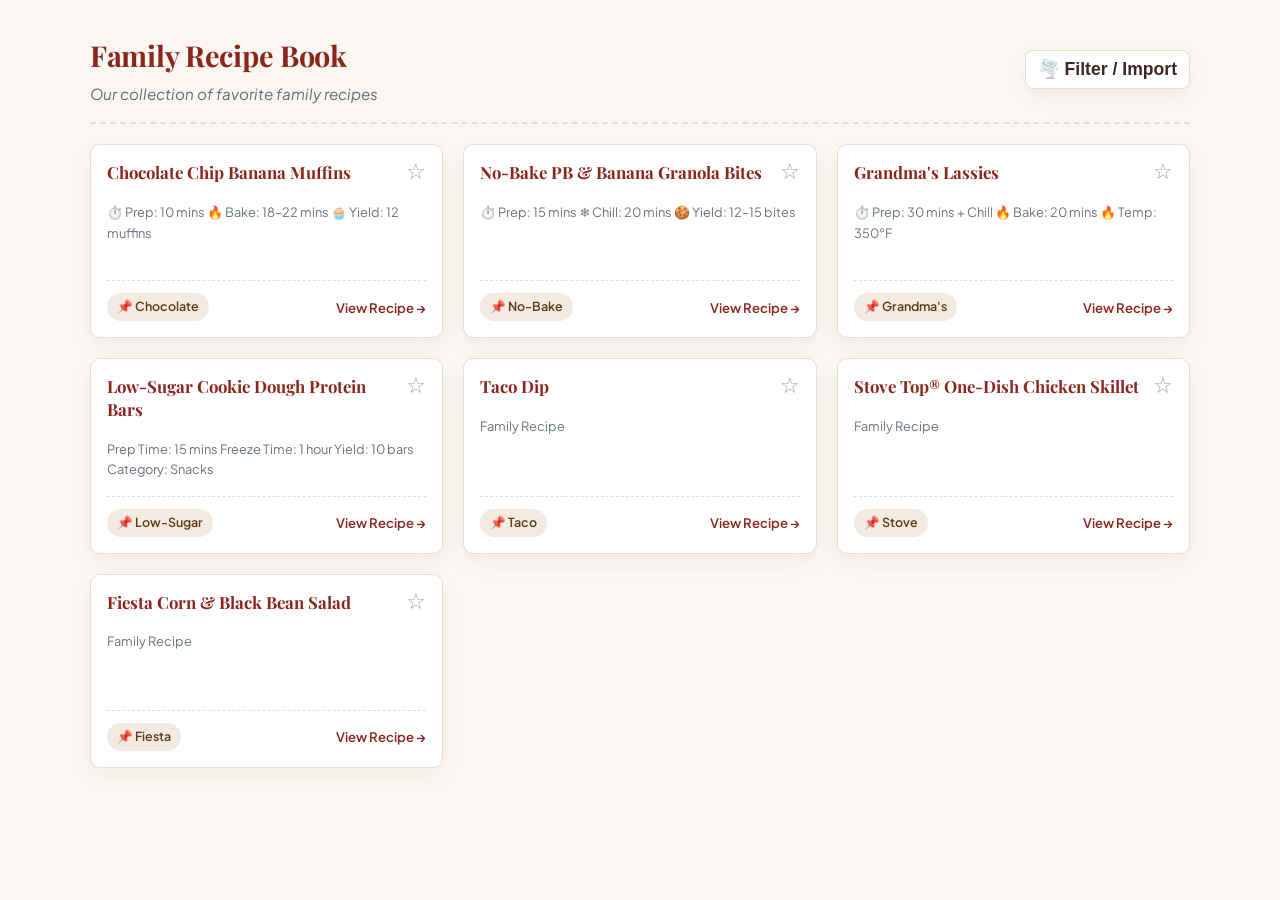
<file: index.html>
<!DOCTYPE html>
<html lang="en">
<head>
  <meta charset="UTF-8">
  <meta name="viewport" content="width=device-width, initial-scale=1.0">
  <title>Family Recipe Book</title>
  
  <link rel="stylesheet" href="style.css?v=2">

  <style>
    /* Top Banner Layout */
    header {
      display: flex;
      justify-content: space-between;
      align-items: center;
      padding-bottom: 16px;
      margin-bottom: 20px;
      border-bottom: 2px dashed var(--border-color, #efebe9);
    }

    .header-titles h1 {
      margin: 0 0 4px 0;
      font-size: 1.8rem;
      color: var(--primary-color, #c85a32);
    }

    .header-titles .subtitle {
      margin: 0;
      font-style: italic;
      color: var(--text-muted, #6b7280);
      font-size: 0.95rem;
    }

    /* Filter/Search Toggle Button */
    .filter-toggle-btn {
      background: #ffffff;
      border: 1px solid var(--border-color, #efebe9);
      border-radius: 8px;
      padding: 8px 12px;
      cursor: pointer;
      font-size: 1.1rem;
      display: flex;
      align-items: center;
      gap: 6px;
      color: var(--text-color, #3e2723);
      transition: all 0.2s ease;
    }

    .filter-toggle-btn:hover {
      border-color: var(--primary-color, #c85a32);
      color: var(--primary-color, #c85a32);
    }

    /* Collapsible Search & Import Panel */
    .search-panel {
      display: none;
      background: #ffffff;
      border: 1px solid var(--border-color, #efebe9);
      border-radius: 12px;
      padding: 16px;
      margin-bottom: 24px;
      box-shadow: 0 4px 12px rgba(0,0,0,0.05);
    }

    .search-panel.open {
      display: block;
    }

    .search-box {
      width: 100%;
      padding: 10px 14px;
      font-size: 15px;
      border: 1px solid var(--border-color, #efebe9);
      border-radius: 8px;
      margin-bottom: 12px;
      box-sizing: border-box;
    }

    .search-box:focus {
      outline: none;
      border-color: var(--primary-color, #c85a32);
    }

    /* Import Box Styling */
    .import-container {
      display: flex;
      gap: 8px;
      margin-bottom: 16px;
      padding-bottom: 16px;
      border-bottom: 1px dashed var(--border-color, #efebe9);
    }

    .import-input {
      flex: 1;
      padding: 8px 12px;
      font-size: 0.85rem;
      border: 1px solid var(--border-color, #efebe9);
      border-radius: 6px;
    }

    .import-btn {
      background-color: var(--secondary-color, #4a6b5d);
      color: #ffffff;
      border: none;
      padding: 8px 14px;
      border-radius: 6px;
      font-size: 0.85rem;
      font-weight: 600;
      cursor: pointer;
    }

    .filter-container {
      display: flex;
      flex-wrap: wrap;
      gap: 8px;
    }

    .filter-btn {
      background-color: #ffffff;
      border: 1px solid var(--border-color, #efebe9);
      color: var(--text-color, #3e2723);
      padding: 6px 12px;
      border-radius: 16px;
      font-size: 0.85rem;
      font-weight: 500;
      cursor: pointer;
    }

    .filter-btn.active {
      background-color: var(--primary-color, #c85a32);
      border-color: var(--primary-color, #c85a32);
      color: #ffffff;
    }

    /* 3-Column Grid Layout */
    .recipe-grid {
      display: grid;
      grid-template-columns: repeat(3, 1fr);
      gap: 20px;
    }

    @media (max-width: 900px) {
      .recipe-grid { grid-template-columns: repeat(2, 1fr); }
    }

    @media (max-width: 600px) {
      .recipe-grid { grid-template-columns: 1fr; }
    }

    /* Recipe Card Block */
    .recipe-card {
      background: #ffffff;
      border: 1px solid var(--border-color, #efebe9);
      border-radius: 10px;
      padding: 16px;
      cursor: pointer;
      transition: transform 0.15s ease, box-shadow 0.15s ease;
      display: flex;
      flex-direction: column;
      justify-content: space-between;
    }

    .recipe-card:hover {
      transform: translateY(-3px);
      box-shadow: 0 6px 16px rgba(0,0,0,0.08);
    }

    .card-header {
      display: flex;
      justify-content: space-between;
      align-items: flex-start;
      gap: 8px;
    }

    .recipe-title {
      font-size: 1.05rem;
      font-weight: bold;
      color: var(--primary-color, #c85a32);
      margin: 0 0 6px 0;
    }

    .recipe-meta {
      font-size: 0.8rem;
      color: #6b7280;
    }

    .fav-btn {
      background: none;
      border: none;
      font-size: 1.4rem;
      cursor: pointer;
      padding: 0;
      line-height: 1;
      color: #9ca3af;
      transition: transform 0.15s ease, color 0.15s ease;
    }

    .fav-btn:hover {
      transform: scale(1.2);
      color: #f59e0b;
    }

    .fav-btn.active {
      color: #f59e0b;
      text-shadow: 0 0 6px rgba(245, 158, 11, 0.4);
    }

    /* Full View Recipe Modal */
    .modal-overlay {
      display: none;
      position: fixed;
      top: 0; left: 0; right: 0; bottom: 0;
      background: rgba(0,0,0,0.5);
      z-index: 1000;
      justify-content: center;
      align-items: center;
      padding: 20px;
    }

    .modal-overlay.open {
      display: flex;
    }

    .modal-content {
      background: #ffffff;
      border-radius: 12px;
      max-width: 700px;
      width: 100%;
      max-height: 90vh;
      overflow-y: auto;
      padding: 28px;
      position: relative;
      box-shadow: 0 10px 25px rgba(0,0,0,0.2);
    }

    .modal-nav-bar {
      display: flex;
      justify-content: space-between;
      align-items: center;
      margin-bottom: 16px;
      padding-bottom: 12px;
      border-bottom: 1px solid var(--border-color, #efebe9);
    }

    .back-btn {
      background: none;
      border: none;
      color: var(--secondary-color, #4a6b5d);
      font-weight: 600;
      font-size: 0.95rem;
      cursor: pointer;
      padding: 0;
      display: flex;
      align-items: center;
      gap: 6px;
    }

    .back-btn:hover {
      text-decoration: underline;
    }

    .standalone-link {
      font-size: 0.85rem;
      color: #6b7280;
      text-decoration: none;
    }

    .standalone-link:hover {
      color: var(--primary-color, #c85a32);
    }

    .action-bar {
      display: flex;
      gap: 12px;
      margin-top: 24px;
      padding-top: 16px;
      border-top: 1px solid var(--border-color, #efebe9);
    }

    .action-btn {
      flex: 1;
      padding: 10px 16px;
      border-radius: 8px;
      border: 1px solid var(--primary-color, #c85a32);
      background: #ffffff;
      color: var(--primary-color, #c85a32);
      font-weight: 600;
      font-size: 0.9rem;
      cursor: pointer;
      display: flex;
      align-items: center;
      justify-content: center;
      gap: 6px;
    }

    .action-btn.primary {
      background: var(--primary-color, #c85a32);
      color: #ffffff;
    }
  </style>
</head>
<body>

  <div class="container">
    <header>
      <div class="header-titles">
        <h1>Family Recipe Book</h1>
        <p class="subtitle">Our collection of favorite family recipes</p>
      </div>

      <button class="filter-toggle-btn" onclick="toggleSearchPanel()" title="Search & Filter">
        <span>🌪️ Filter / Import</span>
      </button>
    </header>

    <!-- Collapsible Search & Import Panel -->
    <div class="search-panel" id="searchPanel">
      <div class="import-container">
        <input type="url" id="importUrlInput" class="import-input" placeholder="Paste web recipe URL (e.g. foodnetwork.com, allrecipes)...">
        <button class="import-btn" onclick="importRecipeFromUrl()">📥 Import</button>
      </div>

      <input type="text" id="searchInput" class="search-box" placeholder="Search recipes or ingredients..." onkeyup="filterRecipes()">
      
      <div class="filter-container" id="filterButtons">
        <button class="filter-btn active" onclick="setCategory('all', this)">All</button>
        <button class="filter-btn" onclick="setCategory('favorites', this)">★ Favorites</button>
        <button class="filter-btn" onclick="setCategory('imported', this)">📥 Imported</button>
        <button class="filter-btn" onclick="setCategory('breakfast', this)">Breakfast</button>
        <button class="filter-btn" onclick="setCategory('baking', this)">Baking</button>
        <button class="filter-btn" onclick="setCategory('snack', this)">Snack</button>
        <button class="filter-btn" onclick="setCategory('dinners', this)">Dinners</button>
      </div>
    </div>

    <!-- Dynamic Recipe Grid -->
    <div class="recipe-grid" id="recipeGrid">
      <p id="loadingMsg" style="grid-column: 1/-1; text-align: center; color: #6b7280;">Loading recipes...</p>
    </div>
  </div>

  <!-- Full Recipe View Modal -->
  <div class="modal-overlay" id="recipeModal" onclick="closeRecipeModal(event)">
    <div class="modal-content" onclick="event.stopPropagation()">
      <div class="modal-nav-bar">
        <button class="back-btn" onclick="closeRecipeModal(event)">&larr; Back to all recipes</button>
        <a id="standaloneLink" href="#" class="standalone-link" target="_blank">Open Full Page ↗</a>
      </div>
      
      <div id="modalBody"></div>

      <div class="action-bar">
        <button class="action-btn primary" onclick="window.print()">🖨️ Download as PDF / Print</button>
        <button class="action-btn" onclick="saveRecipeFile()">💾 Save to Device (.txt)</button>
      </div>
    </div>
  </div>

<script>
  let activeCategory = 'all';
  let currentRecipeTitle = 'Recipe';

  // Fallback list in case recipes.json network fetch delays
  const DEFAULT_RECIPES = [
    {
      id: "chocolate-chip-banana-muffins",
      path: "recipes/chocolate-chip-banana-muffins.html"
    },
    {
      id: "no-bake-peanut-butter-banana-granola-bites",
      path: "recipes/no-bake-peanut-butter-banana-granola-bites.html"
    }
  ];

  async function loadRecipesFromSubfolder() {
    const loadingMsg = document.getElementById('loadingMsg');
    let recipeList = DEFAULT_RECIPES;

    // Attempt to pull from recipes.json
    try {
      const res = await fetch('recipes.json');
      if (res.ok) {
        const json = await res.json();
        if (Array.isArray(json) && json.length > 0) {
          recipeList = json;
        }
      }
    } catch (e) {
      console.warn('Could not load recipes.json, falling back to default list.', e);
    }

    if (loadingMsg) loadingMsg.remove();

    // Loop and build cards
    for (const item of recipeList) {
      try {
        const pageRes = await fetch(item.path);
        if (pageRes.ok) {
          const pageText = await pageRes.text();
          const parser = new DOMParser();
          const doc = parser.parseFromString(pageText, 'text/html');

          const title = doc.querySelector('h1')?.innerText || item.id.replace(/-/g, ' ');
          const metaBar = doc.querySelector('.recipe-meta-bar, .meta-info')?.innerText.replace(/\s+/g, ' ').trim() || 'Family Recipe';
          const metaKeywords = doc.querySelector('meta[name="keywords"]')?.getAttribute('content') || '';
          const tags = (title + ' ' + item.path + ' ' + metaKeywords).toLowerCase();

          createCardElement({
            id: item.id,
            title: title,
            meta: metaBar,
            tags: tags,
            path: item.path
          });
        } else {
          // Render basic card if the individual HTML file fetch fails
          createCardElement({
            id: item.id,
            title: item.id.replace(/-/g, ' '),
            meta: 'Family Recipe',
            tags: item.id.replace(/-/g, ' '),
            path: item.path
          });
        }
      } catch (fileErr) {
        console.error(`Error loading ${item.path}:`, fileErr);
      }
    }

    loadImportedRecipes();
    updateStarIcons();
    filterRecipes();
  }

function createCardElement(recipe) {
  if (document.getElementById('card-' + recipe.id)) return;

  const grid = document.getElementById('recipeGrid');
  const cardDiv = document.createElement('div');
  cardDiv.className = 'recipe-card';
  cardDiv.id = 'card-' + recipe.id;
  cardDiv.setAttribute('data-id', recipe.id);
  cardDiv.setAttribute('data-tags', recipe.tags || '');
  cardDiv.onclick = () => openRecipeModal(recipe.id, recipe.path);

  // Clean up tag text for the pill badge
  const displayTag = (recipe.tags || 'Recipe').split(' ')[0] || 'Family';

  cardDiv.innerHTML = `
    <div>
      <div class="card-top">
        <h2 class="recipe-title">${recipe.title}</h2>
        <button class="fav-btn" onclick="toggleFavorite(event, '${recipe.id}')" title="Toggle Favorite">☆</button>
      </div>
      <div class="recipe-meta">${recipe.meta}</div>
    </div>
    <div class="card-footer">
      <span class="tag-badge">📌 ${displayTag}</span>
      <span style="font-size: 0.82rem; color: var(--primary-color); font-weight: 600;">View Recipe →</span>
    </div>
  `;
  grid.appendChild(cardDiv);
}
  
  async function openRecipeModal(recipeId, filePath) {
    const modalBody = document.getElementById('modalBody');
    const standaloneLink = document.getElementById('standaloneLink');

    if (filePath) {
      standaloneLink.href = filePath;
      standaloneLink.style.display = 'inline-block';
    } else {
      standaloneLink.style.display = 'none';
    }

    const imported = getImportedRecipes().find(r => r.id === recipeId);
    if (imported) {
      modalBody.innerHTML = imported.html;
      currentRecipeTitle = imported.title;
      standaloneLink.style.display = 'none';
      document.getElementById('recipeModal').classList.add('open');
      return;
    }

    if (filePath) {
      try {
        const response = await fetch(filePath);
        if (!response.ok) throw new Error('File not found');
        
        const text = await response.text();
        const parser = new DOMParser();
        const doc = parser.parseFromString(text, 'text/html');

        const container = doc.querySelector('.container') || doc.body;
        const backLink = container.querySelector('.back-link');
        if (backLink) backLink.remove();

        modalBody.innerHTML = container.innerHTML;
        const h1 = modalBody.querySelector('h1, h2');
        if (h1) currentRecipeTitle = h1.innerText;

        document.getElementById('recipeModal').classList.add('open');
      } catch (err) {
        modalBody.innerHTML = `<p style="color:#c85a32;">Unable to load recipe file at <code>${filePath}</code>.</p>`;
        document.getElementById('recipeModal').classList.add('open');
      }
    }
  }

  function closeRecipeModal(event) {
    if (event) event.stopPropagation();
    document.getElementById('recipeModal').classList.remove('open');
  }

  function saveRecipeFile() {
    const content = document.getElementById('modalBody').innerText;
    const blob = new Blob([content], { type: 'text/plain' });
    const anchor = document.createElement('a');
    anchor.href = URL.createObjectURL(blob);
    anchor.download = currentRecipeTitle.toLowerCase().replace(/\s+/g, '-') + '.txt';
    anchor.click();
  }

  function getImportedRecipes() {
    return JSON.parse(localStorage.getItem('importedRecipes') || '[]');
  }

  async function importRecipeFromUrl() {
    const urlInput = document.getElementById('importUrlInput');
    const url = urlInput.value.trim();

    if (!url) {
      alert('Please enter a valid recipe URL.');
      return;
    }

    try {
      const btn = document.querySelector('.import-btn');
      btn.innerText = 'Extracting...';

      const response = await fetch(`https://api.allorigins.win/get?url=${encodeURIComponent(url)}`);
      const data = await response.json();
      
      const parser = new DOMParser();
      const doc = parser.parseFromString(data.contents, 'text/html');

      const scripts = doc.querySelectorAll('script[type="application/ld+json"]');
      let recipeData = null;

      scripts.forEach(script => {
        try {
          const parsed = JSON.parse(script.textContent);
          const found = Array.isArray(parsed) ? parsed.find(item => item['@type'] === 'Recipe') : 
                        (parsed['@type'] === 'Recipe' ? parsed : (parsed['@graph'] ? parsed['@graph'].find(item => item['@type'] === 'Recipe') : null));
          if (found) recipeData = found;
        } catch(e){}
      });

      if (!recipeData) {
        alert('Could not find structured recipe data on that page.');
        btn.innerText = '📥 Import';
        return;
      }

      const id = 'imported-' + Date.now();
      const title = recipeData.name || 'Imported Recipe';
      const description = recipeData.description || 'Imported from ' + url;
      const ingredients = (recipeData.recipeIngredient || []).map(i => `<li>${i}</li>`).join('');
      
      let instructions = '';
      if (Array.isArray(recipeData.recipeInstructions)) {
        instructions = recipeData.recipeInstructions.map(step => `<li>${step.text || step}</li>`).join('');
      } else if (typeof recipeData.recipeInstructions === 'string') {
        instructions = `<li>${recipeData.recipeInstructions}</li>`;
      }

      const newRecipe = {
        id: id,
        title: title,
        tags: 'imported custom ' + title.toLowerCase(),
        html: `
          <h2>${title}</h2>
          <p style="color: #6b7280; font-style: italic;">${description}</p>
          <h3>Ingredients</h3>
          <ul>${ingredients}</ul>
          <h3>Instructions</h3>
          <ol>${instructions}</ol>
          <p><a href="${url}" target="_blank" style="color: var(--primary-color, #c85a32);">Source Link</a></p>
        `
      };

      const imported = getImportedRecipes();
      imported.push(newRecipe);
      localStorage.setItem('importedRecipes', JSON.stringify(imported));

      urlInput.value = '';
      btn.innerText = '📥 Import';
      loadImportedRecipes();
      alert(`Successfully imported "${title}"!`);

    } catch (err) {
      console.error(err);
      alert('Failed to import recipe.');
      document.querySelector('.import-btn').innerText = '📥 Import';
    }
  }

  function loadImportedRecipes() {
    const imported = getImportedRecipes();
    imported.forEach(recipe => {
      createCardElement({
        id: recipe.id,
        title: recipe.title,
        meta: 'Imported Web Recipe',
        tags: recipe.tags,
        path: null
      });
    });
    updateStarIcons();
    filterRecipes();
  }

  function toggleSearchPanel() {
    document.getElementById('searchPanel').classList.toggle('open');
  }

  function getFavorites() {
    return JSON.parse(localStorage.getItem('favoriteRecipes') || '[]');
  }

  function toggleFavorite(event, recipeId) {
    event.preventDefault();
    event.stopPropagation();
    let favorites = getFavorites();
    if (favorites.includes(recipeId)) {
      favorites = favorites.filter(id => id !== recipeId);
    } else {
      favorites.push(recipeId);
    }
    localStorage.setItem('favoriteRecipes', JSON.stringify(favorites));
    updateStarIcons();
    filterRecipes();
  }

  function updateStarIcons() {
    const favorites = getFavorites();
    const cards = document.getElementsByClassName('recipe-card');
    for (let i = 0; i < cards.length; i++) {
      const recipeId = cards[i].getAttribute('data-id');
      const btn = cards[i].querySelector('.fav-btn');
      if (btn) {
        const isFav = favorites.includes(recipeId);
        btn.innerText = isFav ? '★' : '☆';
        if (isFav) {
          btn.classList.add('active');
        } else {
          btn.classList.remove('active');
        }
      }
    }
  }

  function setCategory(category, buttonElement) {
    activeCategory = category;
    document.querySelectorAll('.filter-btn').forEach(btn => btn.classList.remove('active'));
    buttonElement.classList.add('active');
    filterRecipes();
  }

  function filterRecipes() {
    const searchText = document.getElementById('searchInput').value.toLowerCase();
    const cards = document.getElementsByClassName('recipe-card');
    const favorites = getFavorites();

    for (let i = 0; i < cards.length; i++) {
      const recipeId = cards[i].getAttribute('data-id');
      const title = cards[i].querySelector('.recipe-title').innerText.toLowerCase();
      const tags = (cards[i].getAttribute('data-tags') || '').toLowerCase();
      
      const matchesSearch = title.includes(searchText) || tags.includes(searchText);
      let matchesCategory = (activeCategory === 'all') || 
                            (activeCategory === 'favorites' && favorites.includes(recipeId)) || 
                            tags.includes(activeCategory);

      cards[i].style.display = (matchesSearch && matchesCategory) ? "flex" : "none";
    }
  }

  document.addEventListener('DOMContentLoaded', loadRecipesFromSubfolder);
</script>
  
</body>
</html>
</file>
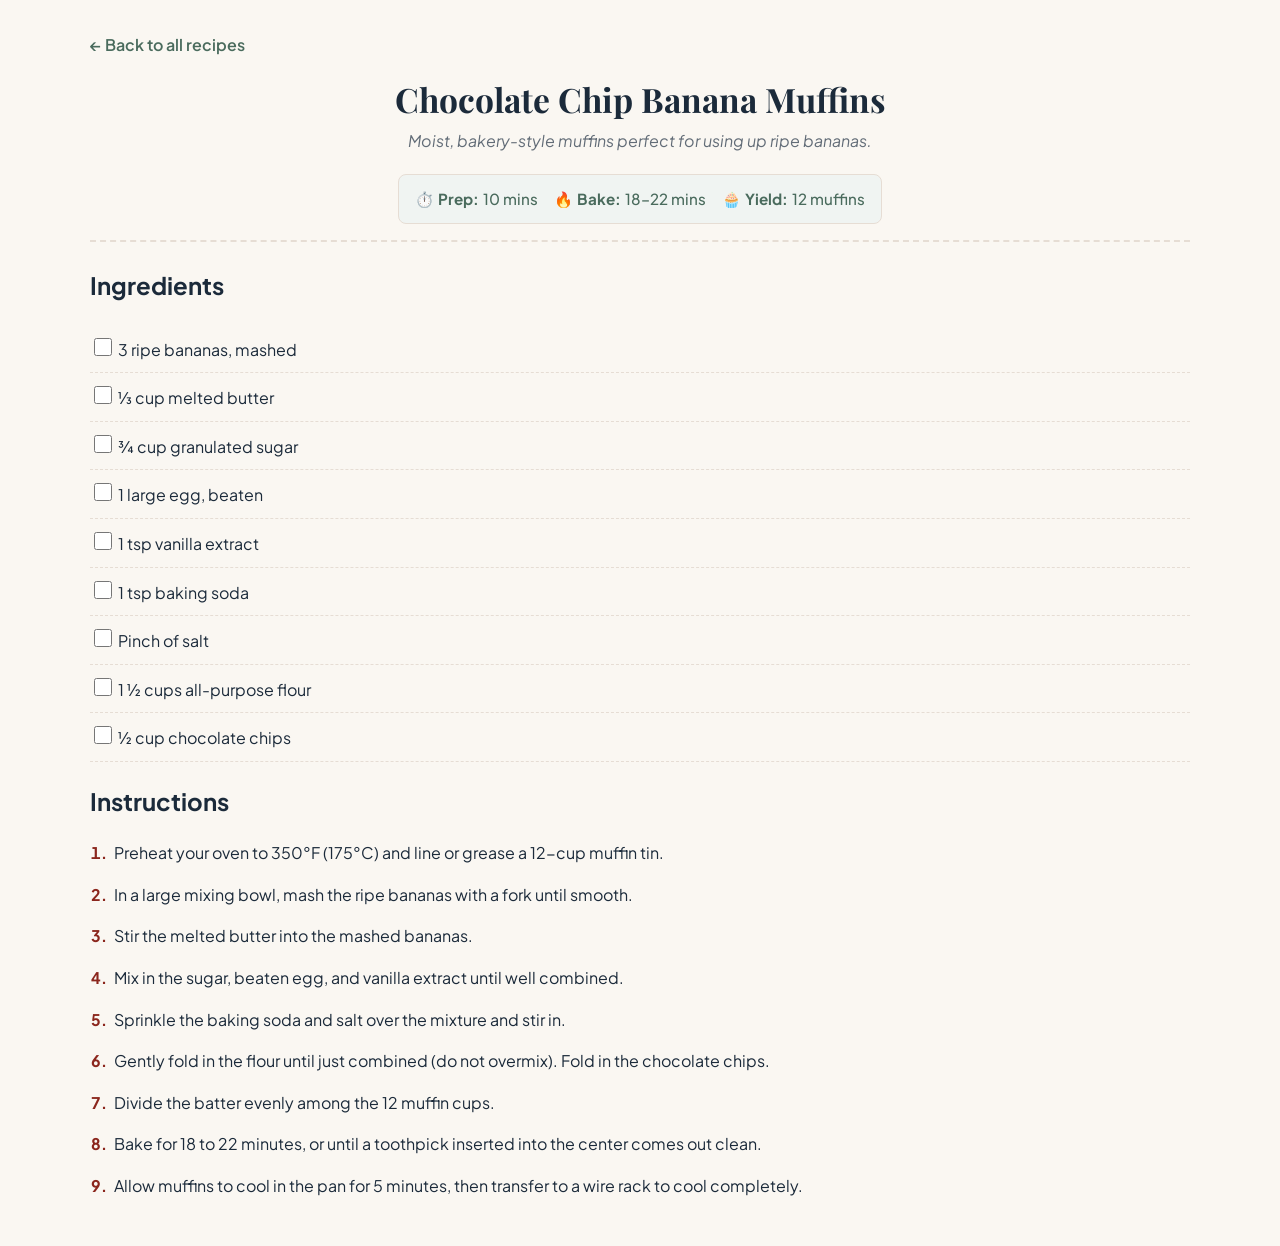
<file: recipes/chocolate-chip-banana-muffins.html>
<!DOCTYPE html>
<html lang="en">
<head>
  <meta charset="UTF-8">
  <meta name="viewport" content="width=device-width, initial-scale=1.0">
  <title>Chocolate Chip Banana Muffins - Family Recipe Book</title>

  <!-- CATEGORY & FILTER TAGS FOR DYNAMIC HOMEPAGE AUTO-DISCOVERY -->
  <meta name="keywords" content="breakfast, baking, quick, banana, chocolate, muffins, snack">
  <meta name="recipeCategory" content="Breakfast / Baking">
  
  <!-- Link up one folder level to central stylesheet -->
  <link rel="stylesheet" href="../style.css">

  <style>
    .back-link {
      display: inline-block;
      margin-bottom: 20px;
      color: var(--secondary-color, #4a6b5d);
      text-decoration: none;
      font-weight: 600;
    }
    
    .back-link:hover {
      text-decoration: underline;
    }

    .recipe-header {
      border-bottom: 2px dashed var(--border-color, #e5e7eb);
      padding-bottom: 16px;
      margin-bottom: 24px;
    }

    .recipe-meta-bar {
      display: flex;
      flex-wrap: wrap;
      gap: 16px;
      background-color: #f0f4f2;
      padding: 12px 16px;
      border-radius: 8px;
      color: var(--secondary-color, #4a6b5d);
      font-weight: 500;
      font-size: 0.95rem;
      margin-top: 12px;
    }

    .checklist {
      list-style: none;
      padding-left: 0;
    }

    .checklist li {
      padding: 10px 0;
      border-bottom: 1px dashed var(--border-color, #e5e7eb);
      display: flex;
      align-items: center;
      gap: 10px;
      cursor: pointer;
    }

    .checklist input[type="checkbox"] {
      width: 18px;
      height: 18px;
      accent-color: var(--primary-color, #c85a32);
      cursor: pointer;
    }

    .instructions-list {
      padding-left: 20px;
    }

    .instructions-list li {
      margin-bottom: 16px;
      padding-left: 4px;
    }

    .instructions-list li::marker {
      color: var(--primary-color, #c85a32);
      font-weight: bold;
    }
  </style>
</head>
<body>

  <div class="container" itemscope itemtype="https://schema.org/Recipe">
    
    <!-- Top Navigation -->
    <a href="../index.html" class="back-link">&larr; Back to all recipes</a>

    <header class="recipe-header">
      <h1 itemprop="name">Chocolate Chip Banana Muffins</h1>
      <p class="subtitle" itemprop="description">Moist, bakery-style muffins perfect for using up ripe bananas.</p>
      
      <div class="recipe-meta-bar">
        <span>⏱️ <strong>Prep:</strong> <time itemprop="prepTime" datetime="PT10M">10 mins</time></span>
        <span>🔥 <strong>Bake:</strong> <time itemprop="cookTime" datetime="PT20M">18–22 mins</time></span>
        <span>🧁 <strong>Yield:</strong> <span itemprop="recipeYield">12 muffins</span></span>
      </div>
    </header>

    <section>
      <h2>Ingredients</h2>
      <ul class="checklist">
        <li itemprop="recipeIngredient"><label><input type="checkbox"> 3 ripe bananas, mashed</label></li>
        <li itemprop="recipeIngredient"><label><input type="checkbox"> ⅓ cup melted butter</label></li>
        <li itemprop="recipeIngredient"><label><input type="checkbox"> ¾ cup granulated sugar</label></li>
        <li itemprop="recipeIngredient"><label><input type="checkbox"> 1 large egg, beaten</label></li>
        <li itemprop="recipeIngredient"><label><input type="checkbox"> 1 tsp vanilla extract</label></li>
        <li itemprop="recipeIngredient"><label><input type="checkbox"> 1 tsp baking soda</label></li>
        <li itemprop="recipeIngredient"><label><input type="checkbox"> Pinch of salt</label></li>
        <li itemprop="recipeIngredient"><label><input type="checkbox"> 1 ½ cups all-purpose flour</label></li>
        <li itemprop="recipeIngredient"><label><input type="checkbox"> ½ cup chocolate chips</label></li>
      </ul>
    </section>

    <section>
      <h2>Instructions</h2>
      <ol class="instructions-list" itemprop="recipeInstructions">
        <li>Preheat your oven to 350°F (175°C) and line or grease a 12-cup muffin tin.</li>
        <li>In a large mixing bowl, mash the ripe bananas with a fork until smooth.</li>
        <li>Stir the melted butter into the mashed bananas.</li>
        <li>Mix in the sugar, beaten egg, and vanilla extract until well combined.</li>
        <li>Sprinkle the baking soda and salt over the mixture and stir in.</li>
        <li>Gently fold in the flour until just combined (do not overmix). Fold in the chocolate chips.</li>
        <li>Divide the batter evenly among the 12 muffin cups.</li>
        <li>Bake for 18 to 22 minutes, or until a toothpick inserted into the center comes out clean.</li>
        <li>Allow muffins to cool in the pan for 5 minutes, then transfer to a wire rack to cool completely.</li>
      </ol>
    </section>

  </div>

</body>
</html>
</file>
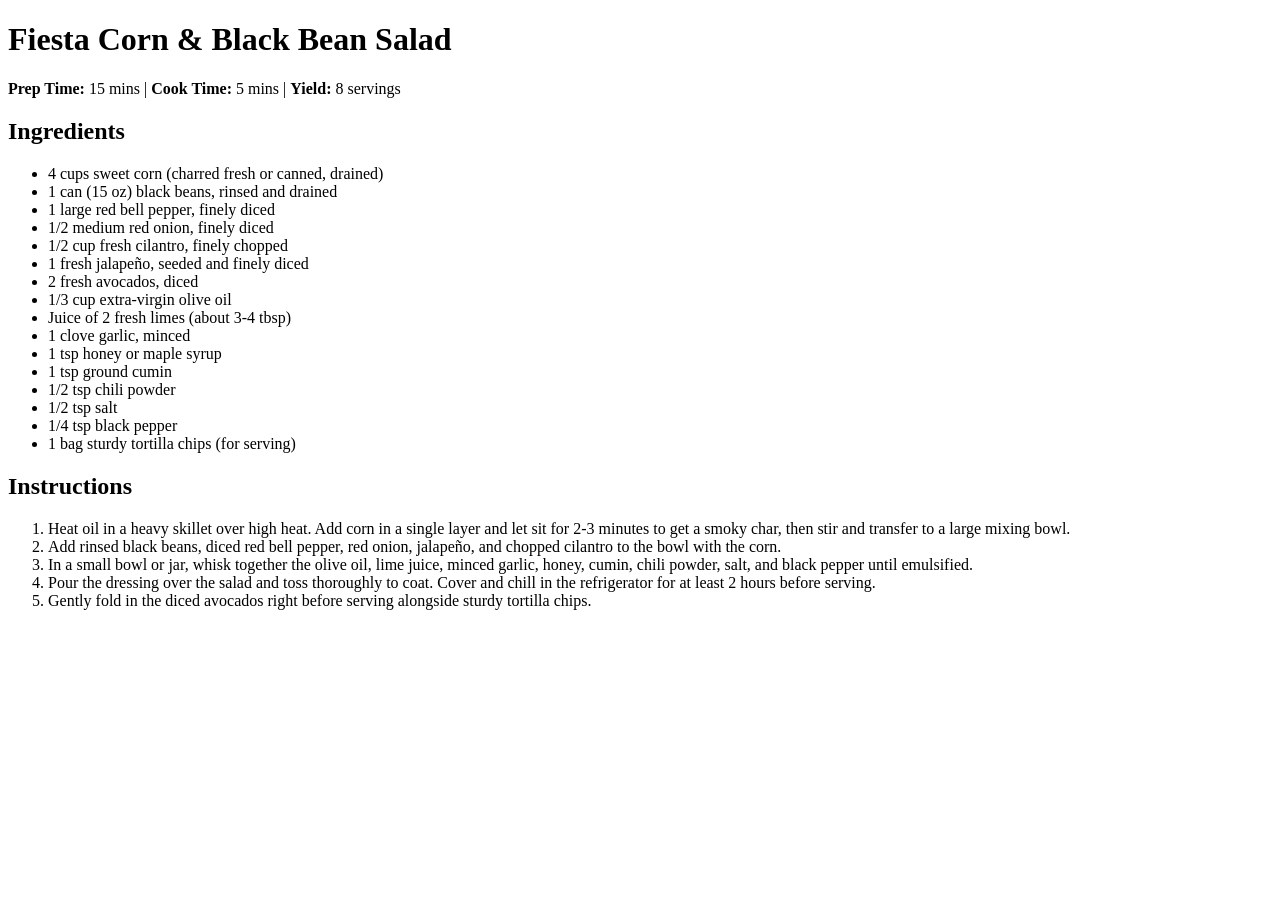
<file: recipes/corn-bean-salad.html>
<!DOCTYPE html>
<html lang="en">
<head>
  <meta charset="UTF-8">
  <title>Fiesta Corn & Black Bean Salad</title>
  <script type="application/ld+json">
  {
    "@context": "https://schema.org/",
    "@type": "Recipe",
    "name": "Fiesta Corn & Black Bean Salad",
    "description": "A bright, zesty, mayo-free corn and black bean salad dressed in a cilantro-lime vinaigrette. Perfect make-ahead side for tailgating.",
    "keywords": "corn black bean salad, tailgate sides, fiesta salad, cilantro lime salad",
    "recipeCategory": "Side Dish",
    "recipeCuisine": "Mexican",
    "prepTime": "PT15M",
    "cookTime": "PT5M",
    "totalTime": "PT20M",
    "recipeYield": "8 servings",
    "recipeIngredient": [
      "4 cups sweet corn (charred fresh or canned, drained)",
      "1 can (15 oz) black beans, rinsed and drained",
      "1 large red bell pepper, finely diced",
      "1/2 medium red onion, finely diced",
      "1/2 cup fresh cilantro, finely chopped",
      "1 fresh jalapeño, seeded and finely diced",
      "2 fresh avocados, diced",
      "1/3 cup extra-virgin olive oil",
      "Juice of 2 fresh limes (about 3-4 tbsp)",
      "1 clove garlic, minced",
      "1 tsp honey or maple syrup",
      "1 tsp ground cumin",
      "1/2 tsp chili powder",
      "1/2 tsp salt",
      "1/4 tsp black pepper",
      "1 bag sturdy tortilla chips (for serving)"
    ],
    "recipeInstructions": [
      {
        "@type": "HowToStep",
        "text": "Heat oil in a heavy skillet over high heat. Add corn in a single layer and let sit for 2-3 minutes to get a smoky char, then stir and transfer to a large mixing bowl."
      },
      {
        "@type": "HowToStep",
        "text": "Add rinsed black beans, diced red bell pepper, red onion, jalapeño, and chopped cilantro to the bowl with the corn."
      },
      {
        "@type": "HowToStep",
        "text": "In a small bowl or jar, whisk together the olive oil, lime juice, minced garlic, honey, cumin, chili powder, salt, and black pepper until emulsified."
      },
      {
        "@type": "HowToStep",
        "text": "Pour the dressing over the salad and toss thoroughly to coat. Cover and chill in the refrigerator for at least 2 hours before serving."
      },
      {
        "@type": "HowToStep",
        "text": "Gently fold in the diced avocados right before serving alongside sturdy tortilla chips."
      }
    ]
  }
  </script>
</head>
<body>
  <h1>Fiesta Corn & Black Bean Salad</h1>
  <p><strong>Prep Time:</strong> 15 mins | <strong>Cook Time:</strong> 5 mins | <strong>Yield:</strong> 8 servings</p>
  
  <h2>Ingredients</h2>
  <ul>
    <li>4 cups sweet corn (charred fresh or canned, drained)</li>
    <li>1 can (15 oz) black beans, rinsed and drained</li>
    <li>1 large red bell pepper, finely diced</li>
    <li>1/2 medium red onion, finely diced</li>
    <li>1/2 cup fresh cilantro, finely chopped</li>
    <li>1 fresh jalapeño, seeded and finely diced</li>
    <li>2 fresh avocados, diced</li>
    <li>1/3 cup extra-virgin olive oil</li>
    <li>Juice of 2 fresh limes (about 3-4 tbsp)</li>
    <li>1 clove garlic, minced</li>
    <li>1 tsp honey or maple syrup</li>
    <li>1 tsp ground cumin</li>
    <li>1/2 tsp chili powder</li>
    <li>1/2 tsp salt</li>
    <li>1/4 tsp black pepper</li>
    <li>1 bag sturdy tortilla chips (for serving)</li>
  </ul>

  <h2>Instructions</h2>
  <ol>
    <li>Heat oil in a heavy skillet over high heat. Add corn in a single layer and let sit for 2-3 minutes to get a smoky char, then stir and transfer to a large mixing bowl.</li>
    <li>Add rinsed black beans, diced red bell pepper, red onion, jalapeño, and chopped cilantro to the bowl with the corn.</li>
    <li>In a small bowl or jar, whisk together the olive oil, lime juice, minced garlic, honey, cumin, chili powder, salt, and black pepper until emulsified.</li>
    <li>Pour the dressing over the salad and toss thoroughly to coat. Cover and chill in the refrigerator for at least 2 hours before serving.</li>
    <li>Gently fold in the diced avocados right before serving alongside sturdy tortilla chips.</li>
  </ol>
</body>
</html>
</file>
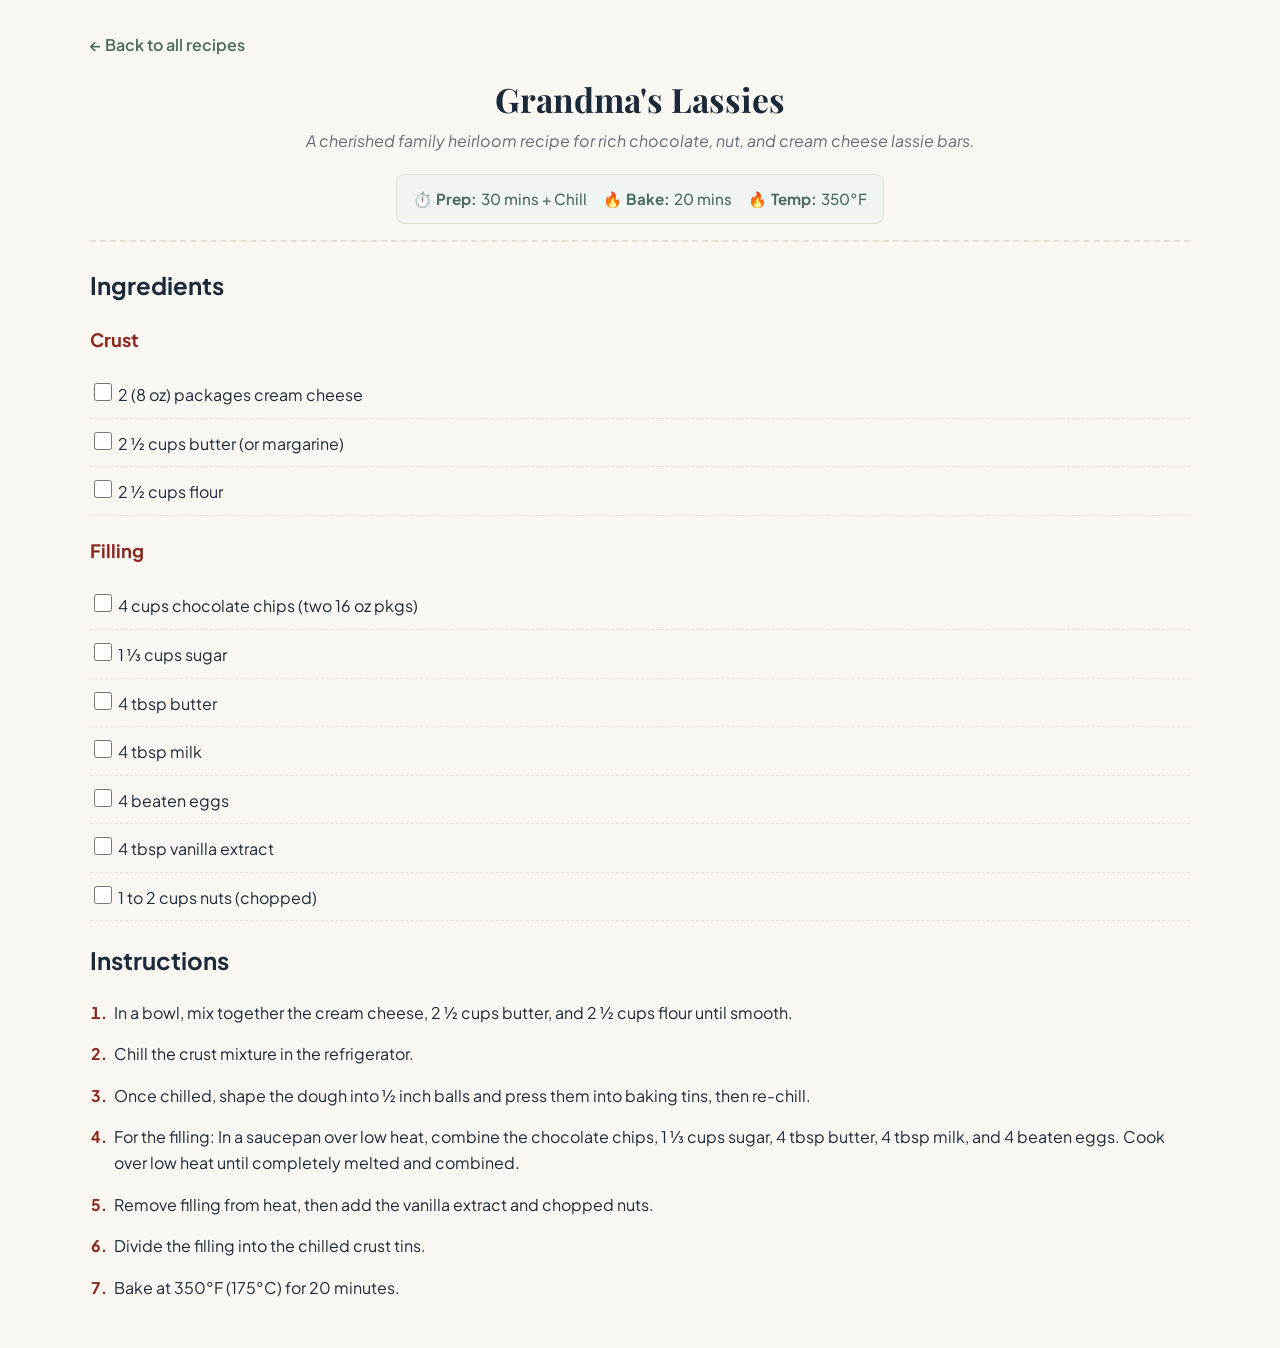
<file: recipes/grandmas-lassies.html>
<!DOCTYPE html>
<html lang="en">
<head>
  <meta charset="UTF-8">
  <meta name="viewport" content="width=device-width, initial-scale=1.0">
  <title>Grandma's Lassies - Family Recipe Book</title>

  <!-- CATEGORY & FILTER TAGS FOR DYNAMIC HOMEPAGE AUTO-DISCOVERY -->
  <meta name="keywords" content="baking, dessert, bars, lassies, cream cheese, chocolate, nuts, family favorite, tradition">
  <meta name="recipeCategory" content="Baking / Dessert">
  
  <!-- Link up one folder level to central stylesheet -->
  <link rel="stylesheet" href="../style.css">

  <style>
    .back-link {
      display: inline-block;
      margin-bottom: 20px;
      color: var(--secondary-color, #4a6b5d);
      text-decoration: none;
      font-weight: 600;
    }
    
    .back-link:hover {
      text-decoration: underline;
    }

    .recipe-header {
      border-bottom: 2px dashed var(--border-color, #e5e7eb);
      padding-bottom: 16px;
      margin-bottom: 24px;
    }

    .recipe-meta-bar {
      display: flex;
      flex-wrap: wrap;
      gap: 16px;
      background-color: #f0f4f2;
      padding: 12px 16px;
      border-radius: 8px;
      color: var(--secondary-color, #4a6b5d);
      font-weight: 500;
      font-size: 0.95rem;
      margin-top: 12px;
    }

    .checklist {
      list-style: none;
      padding-left: 0;
    }

    .checklist li {
      padding: 10px 0;
      border-bottom: 1px dashed var(--border-color, #e5e7eb);
      display: flex;
      align-items: center;
      gap: 10px;
      cursor: pointer;
    }

    .checklist input[type="checkbox"] {
      width: 18px;
      height: 18px;
      accent-color: var(--primary-color, #c85a32);
      cursor: pointer;
    }

    .instructions-list {
      padding-left: 20px;
    }

    .instructions-list li {
      margin-bottom: 16px;
      padding-left: 4px;
    }

    .instructions-list li::marker {
      color: var(--primary-color, #c85a32);
      font-weight: bold;
    }

    .section-title {
      color: var(--primary-color, #c85a32);
      font-size: 1.15rem;
      margin-top: 20px;
      margin-bottom: 8px;
    }
  </style>

  <!-- Schema.org JSON-LD Structured Data for AnyList Scraping -->
  <script type="application/ld+json">
  {
    "@context": "https://schema.org/",
    "@type": "Recipe",
    "name": "Grandma's Lassies",
    "description": "A cherished family recipe for chocolate and cream cheese lassie bars.",
    "keywords": "baking, dessert, bars, cream cheese, chocolate, nuts, lassies",
    "recipeCategory": "Dessert",
    "prepTime": "PT30M",
    "cookTime": "PT20M",
    "recipeYield": "1 batch",
    "recipeIngredient": [
      "2 (8 oz) packages cream cheese",
      "2 1/2 cups butter (or margarine)",
      "2 1/2 cups flour",
      "4 cups chocolate chips (two 16 oz packages)",
      "1 1/3 cups sugar",
      "4 tbsp butter",
      "4 tbsp milk",
      "4 beaten eggs",
      "4 tbsp vanilla extract",
      "1 to 2 cups chopped nuts"
    ],
    "recipeInstructions": [
      {
        "@type": "HowToStep",
        "text": "Mix cream cheese, 2 1/2 cups butter, and 2 1/2 cups flour together."
      },
      {
        "@type": "HowToStep",
        "text": "Chill the crust mixture, then shape into 1/2 inch balls, place into muffin/bar tins, and re-chill."
      },
      {
        "@type": "HowToStep",
        "text": "In a saucepan over low heat, combine chocolate chips, sugar, 4 tbsp butter, milk, and beaten eggs. Cook over low heat until melted."
      },
      {
        "@type": "HowToStep",
        "text": "Remove from heat and stir in vanilla extract and chopped nuts."
      },
      {
        "@type": "HowToStep",
        "text": "Pour filling over the chilled crust tins."
      },
      {
        "@type": "HowToStep",
        "text": "Bake at 350°F (175°C) for 20 minutes."
      }
    ]
  }
  </script>
</head>
<body>

  <div class="container" itemscope itemtype="https://schema.org/Recipe">
    
    <!-- Top Navigation -->
    <a href="../index.html" class="back-link">&larr; Back to all recipes</a>

    <header class="recipe-header">
      <h1 itemprop="name">Grandma's Lassies</h1>
      <p class="subtitle" itemprop="description">A cherished family heirloom recipe for rich chocolate, nut, and cream cheese lassie bars.</p>
      
      <div class="recipe-meta-bar">
        <span>⏱️ <strong>Prep:</strong> <time itemprop="prepTime" datetime="PT30M">30 mins + Chill</time></span>
        <span>🔥 <strong>Bake:</strong> <time itemprop="cookTime" datetime="PT20M">20 mins</time></span>
        <span>🔥 <strong>Temp:</strong> 350°F</span>
      </div>
    </header>

    <section>
      <h2>Ingredients</h2>
      
      <h3 class="section-title">Crust</h3>
      <ul class="checklist">
        <li itemprop="recipeIngredient"><label><input type="checkbox"> 2 (8 oz) packages cream cheese</label></li>
        <li itemprop="recipeIngredient"><label><input type="checkbox"> 2 ½ cups butter (or margarine)</label></li>
        <li itemprop="recipeIngredient"><label><input type="checkbox"> 2 ½ cups flour</label></li>
      </ul>

      <h3 class="section-title">Filling</h3>
      <ul class="checklist">
        <li itemprop="recipeIngredient"><label><input type="checkbox"> 4 cups chocolate chips (two 16 oz pkgs)</label></li>
        <li itemprop="recipeIngredient"><label><input type="checkbox"> 1 ⅓ cups sugar</label></li>
        <li itemprop="recipeIngredient"><label><input type="checkbox"> 4 tbsp butter</label></li>
        <li itemprop="recipeIngredient"><label><input type="checkbox"> 4 tbsp milk</label></li>
        <li itemprop="recipeIngredient"><label><input type="checkbox"> 4 beaten eggs</label></li>
        <li itemprop="recipeIngredient"><label><input type="checkbox"> 4 tbsp vanilla extract</label></li>
        <li itemprop="recipeIngredient"><label><input type="checkbox"> 1 to 2 cups nuts (chopped)</label></li>
      </ul>
    </section>

    <section>
      <h2>Instructions</h2>
      <ol class="instructions-list" itemprop="recipeInstructions">
        <li>In a bowl, mix together the cream cheese, 2 ½ cups butter, and 2 ½ cups flour until smooth.</li>
        <li>Chill the crust mixture in the refrigerator.</li>
        <li>Once chilled, shape the dough into ½ inch balls and press them into baking tins, then re-chill.</li>
        <li>For the filling: In a saucepan over low heat, combine the chocolate chips, 1 ⅓ cups sugar, 4 tbsp butter, 4 tbsp milk, and 4 beaten eggs. Cook over low heat until completely melted and combined.</li>
        <li>Remove filling from heat, then add the vanilla extract and chopped nuts.</li>
        <li>Divide the filling into the chilled crust tins.</li>
        <li>Bake at 350°F (175°C) for 20 minutes.</li>
      </ol>
    </section>

  </div>

</body>
</html>
</file>
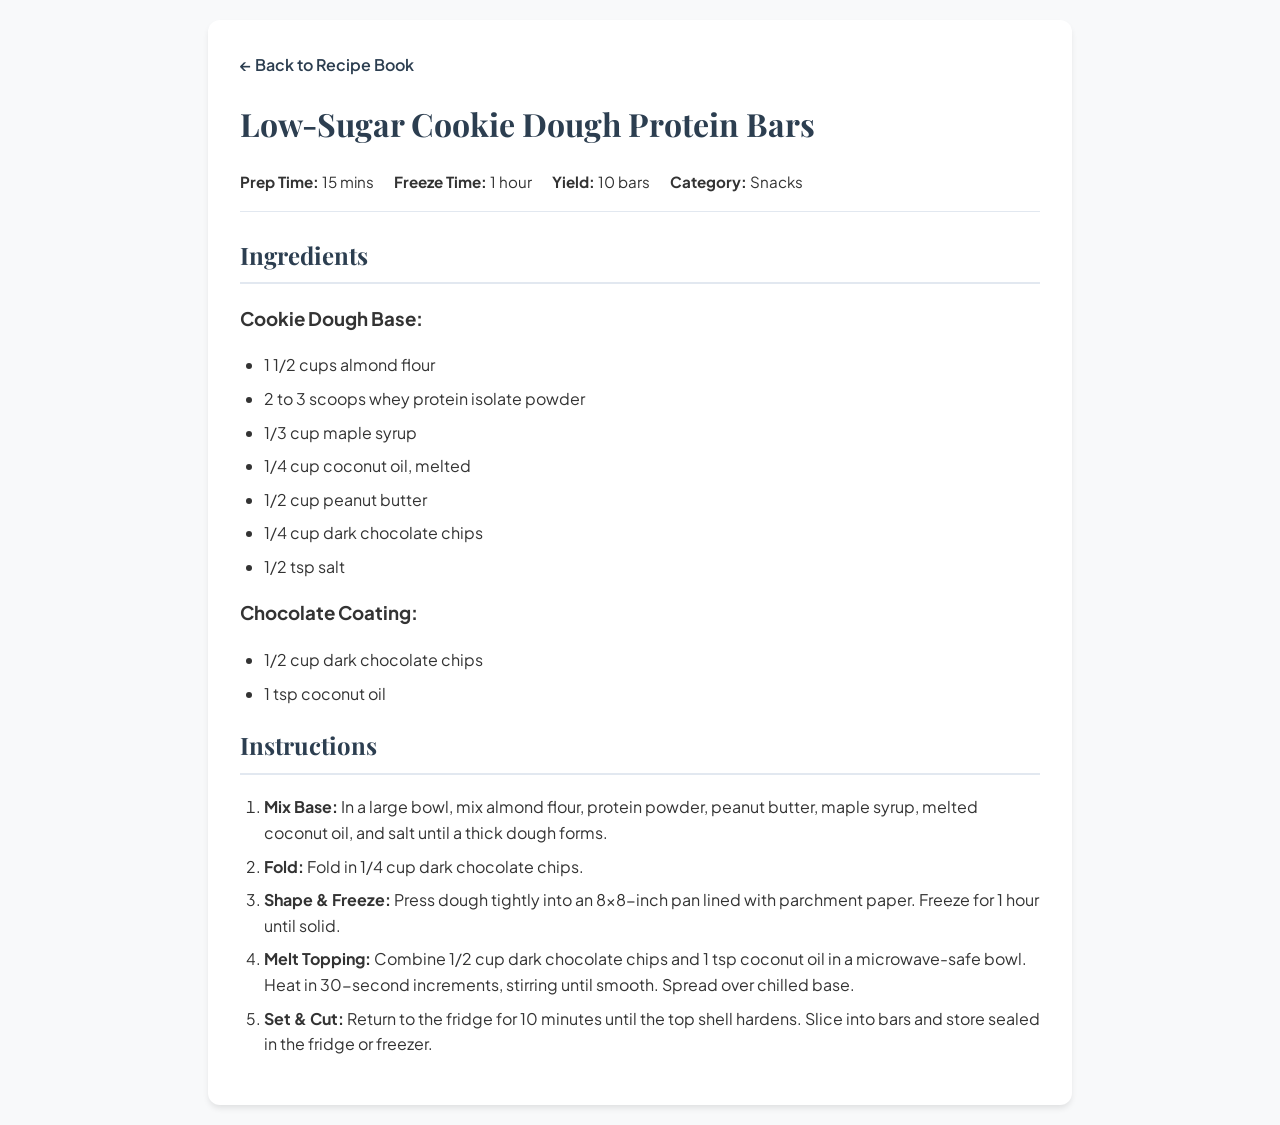
<file: recipes/low-sugar-cookie-dough-protein-bars.html>
<!DOCTYPE html>
<html lang="en">
<head>
  <meta charset="UTF-8">
  <meta name="viewport" content="width=device-width, initial-scale=1.0">
  <title>Low-Sugar Cookie Dough Protein Bars - Barkley Family Recipes</title>
  <link rel="preconnect" href="https://fonts.googleapis.com">
  <link rel="preconnect" href="https://fonts.gstatic.com" crossorigin>
  <link href="https://fonts.googleapis.com/css2?family=Playfair+Display:ital,wght@0,600;0,700;1,400&family=Plus+Jakarta+Sans:wght@400;500;600&display=swap" rel="stylesheet">
  <style>
    :root {
      --primary: #2C3E50;
      --accent: #E74C3C;
      --bg: #F8F9FA;
      --surface: #FFFFFF;
      --text: #333333;
      --border: #E2E8F0;
    }
    body {
      font-family: 'Plus Jakarta Sans', sans-serif;
      background-color: var(--bg);
      color: var(--text);
      line-height: 1.6;
      margin: 0;
      padding: 20px;
    }
    .container {
      max-width: 800px;
      margin: 0 auto;
      background: var(--surface);
      padding: 32px;
      border-radius: 12px;
      box-shadow: 0 4px 6px -1px rgba(0, 0, 0, 0.1);
    }
    .back-link {
      display: inline-block;
      margin-bottom: 20px;
      color: var(--primary);
      text-decoration: none;
      font-weight: 600;
    }
    h1 {
      font-family: 'Playfair Display', serif;
      color: var(--primary);
      margin-top: 0;
    }
    .meta-info {
      display: flex;
      gap: 20px;
      margin-bottom: 24px;
      padding-bottom: 16px;
      border-bottom: 1px solid var(--border);
      font-size: 0.95rem;
    }
    h2 {
      font-family: 'Playfair Display', serif;
      color: var(--primary);
      border-bottom: 2px solid var(--border);
      padding-bottom: 8px;
    }
    ul, ol {
      padding-left: 24px;
    }
    li {
      margin-bottom: 8px;
    }
  </style>

  <script type="application/ld+json">
  {
    "@context": "https://schema.org/",
    "@type": "Recipe",
    "name": "Low-Sugar Cookie Dough Protein Bars",
    "image": "https://colebarkley.github.io/recipe-book/images/low-sugar-cookie-dough-protein-bars.jpg",
    "author": {
      "@type": "Person",
      "name": "Nourish with jass"
    },
    "datePublished": "2026-09-26",
    "description": "High-protein, low-sugar cookie dough protein bars topped with a melted chocolate layer. Easy, no-bake meal prep snack stored in the fridge or freezer.",
    "prepTime": "PT15M",
    "cookTime": "PT0M",
    "totalTime": "PT1H15M",
    "keywords": "protein bars, cookie dough, low sugar, snacks, high protein, meal prep",
    "recipeCategory": "Snacks",
    "recipeCuisine": "American",
    "recipeYield": "10 bars",
    "recipeIngredient": [
      "1 1/2 cups almond flour",
      "2 to 3 scoops whey protein isolate powder",
      "1/3 cup maple syrup",
      "1/4 cup coconut oil, melted",
      "1/2 cup peanut butter",
      "1/4 cup dark chocolate chips",
      "1/2 tsp salt",
      "1/2 cup dark chocolate chips (for topping)",
      "1 tsp coconut oil (for topping)"
    ],
    "recipeInstructions": [
      {
        "@type": "HowToStep",
        "name": "Mix Base Dough",
        "text": "In a large bowl, mix almond flour, protein powder, peanut butter, maple syrup, melted coconut oil, and salt together until a thick dough forms."
      },
      {
        "@type": "HowToStep",
        "name": "Fold in Chocolate",
        "text": "Fold in 1/4 cup dark chocolate chips evenly into the cookie dough mixture."
      },
      {
        "@type": "HowToStep",
        "name": "Press and Chill Base",
        "text": "Press the dough evenly into a parchment-lined 8x8 pan. Freeze for 1 hour until firm."
      },
      {
        "@type": "HowToStep",
        "name": "Add Chocolate Topping",
        "text": "Melt 1/2 cup dark chocolate chips with 1 tsp coconut oil in the microwave in 30-second bursts. Pour over the frozen base and spread into an even layer."
      },
      {
        "@type": "HowToStep",
        "name": "Set and Portion",
        "text": "Chill in the refrigerator for 10-15 minutes until the chocolate top sets, then slice into 10 bars or squares."
      }
    ]
  }
  </script>
</head>
<body>
  <div class="container">
    <a href="../index.html" class="back-link">&larr; Back to Recipe Book</a>
    <h1>Low-Sugar Cookie Dough Protein Bars</h1>
    
    <div class="meta-info">
      <div><strong>Prep Time:</strong> 15 mins</div>
      <div><strong>Freeze Time:</strong> 1 hour</div>
      <div><strong>Yield:</strong> 10 bars</div>
      <div><strong>Category:</strong> Snacks</div>
    </div>

    <h2>Ingredients</h2>
    <h3>Cookie Dough Base:</h3>
    <ul>
      <li>1 1/2 cups almond flour</li>
      <li>2 to 3 scoops whey protein isolate powder</li>
      <li>1/3 cup maple syrup</li>
      <li>1/4 cup coconut oil, melted</li>
      <li>1/2 cup peanut butter</li>
      <li>1/4 cup dark chocolate chips</li>
      <li>1/2 tsp salt</li>
    </ul>

    <h3>Chocolate Coating:</h3>
    <ul>
      <li>1/2 cup dark chocolate chips</li>
      <li>1 tsp coconut oil</li>
    </ul>

    <h2>Instructions</h2>
    <ol>
      <li><strong>Mix Base:</strong> In a large bowl, mix almond flour, protein powder, peanut butter, maple syrup, melted coconut oil, and salt until a thick dough forms.</li>
      <li><strong>Fold:</strong> Fold in 1/4 cup dark chocolate chips.</li>
      <li><strong>Shape & Freeze:</strong> Press dough tightly into an 8x8-inch pan lined with parchment paper. Freeze for 1 hour until solid.</li>
      <li><strong>Melt Topping:</strong> Combine 1/2 cup dark chocolate chips and 1 tsp coconut oil in a microwave-safe bowl. Heat in 30-second increments, stirring until smooth. Spread over chilled base.</li>
      <li><strong>Set & Cut:</strong> Return to the fridge for 10 minutes until the top shell hardens. Slice into bars and store sealed in the fridge or freezer.</li>
    </ol>
  </div>
</body>
</html>
</file>
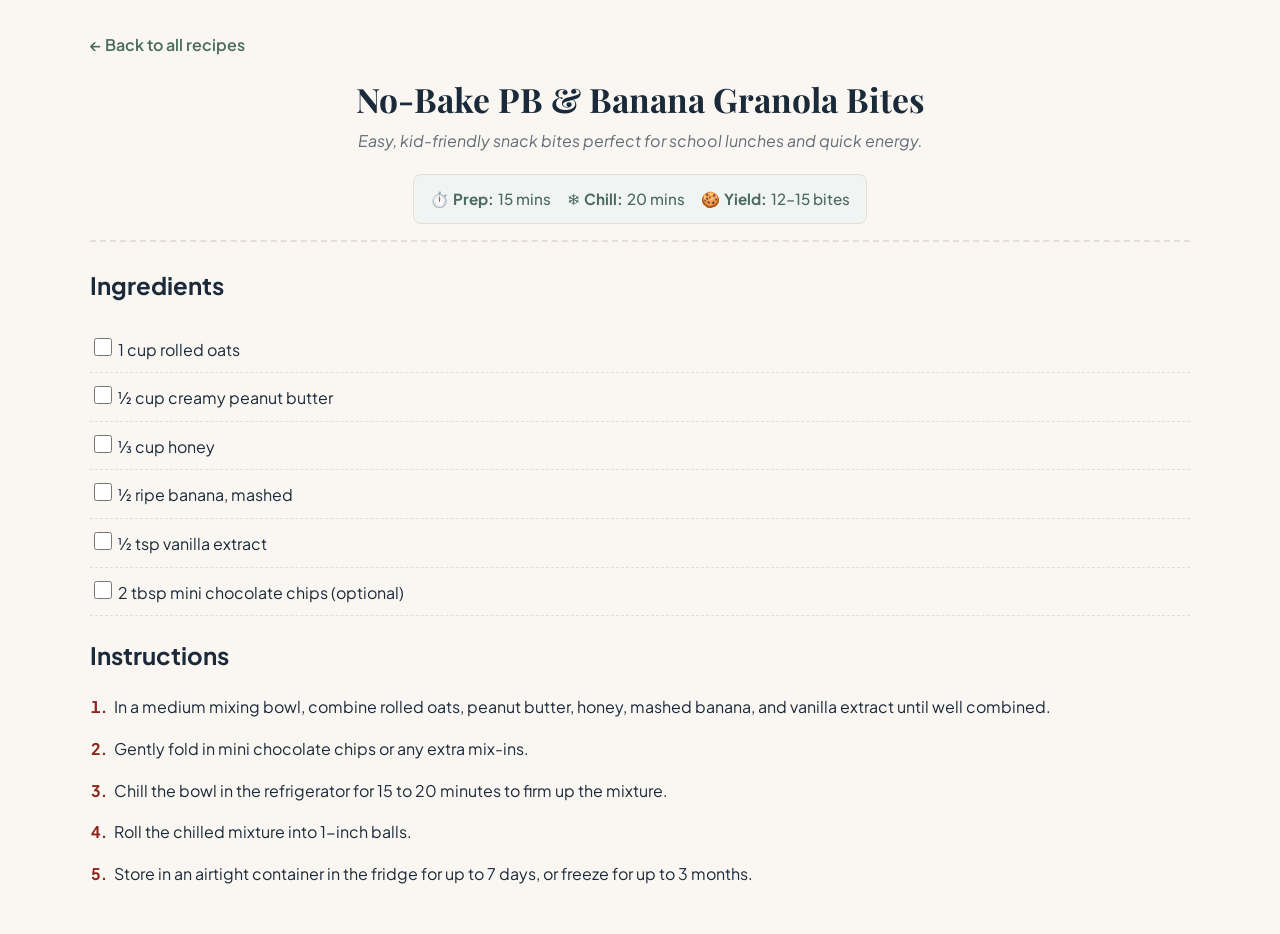
<file: recipes/no-bake-peanut-butter-banana-granola-bites.html>
<!DOCTYPE html>
<html lang="en">
<head>
  <meta charset="UTF-8">
  <meta name="viewport" content="width=device-width, initial-scale=1.0">
  <title>No-Bake PB & Banana Granola Bites - Family Recipe Book</title>

  <!-- CATEGORY & FILTER TAGS FOR DYNAMIC HOMEPAGE AUTO-DISCOVERY -->
  <meta name="keywords" content="snack, baking, peanut butter, banana, granola, bites, no-bake, quick">
  <meta name="recipeCategory" content="Snack / No-Bake">
  
  <!-- Link up one folder level to central stylesheet -->
  <link rel="stylesheet" href="../style.css">

  <style>
    .back-link {
      display: inline-block;
      margin-bottom: 20px;
      color: var(--secondary-color, #4a6b5d);
      text-decoration: none;
      font-weight: 600;
    }
    
    .back-link:hover {
      text-decoration: underline;
    }

    .recipe-header {
      border-bottom: 2px dashed var(--border-color, #e5e7eb);
      padding-bottom: 16px;
      margin-bottom: 24px;
    }

    .recipe-meta-bar {
      display: flex;
      flex-wrap: wrap;
      gap: 16px;
      background-color: #f0f4f2;
      padding: 12px 16px;
      border-radius: 8px;
      color: var(--secondary-color, #4a6b5d);
      font-weight: 500;
      font-size: 0.95rem;
      margin-top: 12px;
    }

    .checklist {
      list-style: none;
      padding-left: 0;
    }

    .checklist li {
      padding: 10px 0;
      border-bottom: 1px dashed var(--border-color, #e5e7eb);
      display: flex;
      align-items: center;
      gap: 10px;
      cursor: pointer;
    }

    .checklist input[type="checkbox"] {
      width: 18px;
      height: 18px;
      accent-color: var(--primary-color, #c85a32);
      cursor: pointer;
    }

    .instructions-list {
      padding-left: 20px;
    }

    .instructions-list li {
      margin-bottom: 16px;
      padding-left: 4px;
    }

    .instructions-list li::marker {
      color: var(--primary-color, #c85a32);
      font-weight: bold;
    }
  </style>

  <!-- Schema.org JSON-LD Structured Data for AnyList Scraping -->
  <script type="application/ld+json">
  {
    "@context": "https://schema.org/",
    "@type": "Recipe",
    "name": "No-Bake Peanut Butter & Banana Granola Bites",
    "description": "Easy, healthy no-bake snack bites made with oats, peanut butter, mashed banana, and honey.",
    "keywords": "snack, no-bake, granola, peanut butter, banana, oats",
    "recipeCategory": "Snack",
    "prepTime": "PT15M",
    "cookTime": "PT0M",
    "recipeYield": "12-15 bites",
    "recipeIngredient": [
      "1 cup rolled oats",
      "1/2 cup creamy peanut butter",
      "1/3 cup honey",
      "1/2 ripe banana, mashed",
      "1/2 tsp vanilla extract",
      "2 tbsp mini chocolate chips (optional)"
    ],
    "recipeInstructions": [
      {
        "@type": "HowToStep",
        "text": "Combine oats, peanut butter, honey, mashed banana, and vanilla extract in a bowl."
      },
      {
        "@type": "HowToStep",
        "text": "Fold in mini chocolate chips or optional mix-ins."
      },
      {
        "@type": "HowToStep",
        "text": "Chill the mixture in the refrigerator for 15-20 minutes."
      },
      {
        "@type": "HowToStep",
        "text": "Roll into 1-inch balls and store in the refrigerator or freezer."
      }
    ]
  }
  </script>
</head>
<body>

  <div class="container" itemscope itemtype="https://schema.org/Recipe">
    
    <!-- Top Navigation -->
    <a href="../index.html" class="back-link">&larr; Back to all recipes</a>

    <header class="recipe-header">
      <h1 itemprop="name">No-Bake PB & Banana Granola Bites</h1>
      <p class="subtitle" itemprop="description">Easy, kid-friendly snack bites perfect for school lunches and quick energy.</p>
      
      <div class="recipe-meta-bar">
        <span>⏱️ <strong>Prep:</strong> <time itemprop="prepTime" datetime="PT15M">15 mins</time></span>
        <span>❄️ <strong>Chill:</strong> 20 mins</span>
        <span>🍪 <strong>Yield:</strong> <span itemprop="recipeYield">12–15 bites</span></span>
      </div>
    </header>

    <section>
      <h2>Ingredients</h2>
      <ul class="checklist">
        <li itemprop="recipeIngredient"><label><input type="checkbox"> 1 cup rolled oats</label></li>
        <li itemprop="recipeIngredient"><label><input type="checkbox"> ½ cup creamy peanut butter</label></li>
        <li itemprop="recipeIngredient"><label><input type="checkbox"> ⅓ cup honey</label></li>
        <li itemprop="recipeIngredient"><label><input type="checkbox"> ½ ripe banana, mashed</label></li>
        <li itemprop="recipeIngredient"><label><input type="checkbox"> ½ tsp vanilla extract</label></li>
        <li itemprop="recipeIngredient"><label><input type="checkbox"> 2 tbsp mini chocolate chips (optional)</label></li>
      </ul>
    </section>

    <section>
      <h2>Instructions</h2>
      <ol class="instructions-list" itemprop="recipeInstructions">
        <li>In a medium mixing bowl, combine rolled oats, peanut butter, honey, mashed banana, and vanilla extract until well combined.</li>
        <li>Gently fold in mini chocolate chips or any extra mix-ins.</li>
        <li>Chill the bowl in the refrigerator for 15 to 20 minutes to firm up the mixture.</li>
        <li>Roll the chilled mixture into 1-inch balls.</li>
        <li>Store in an airtight container in the fridge for up to 7 days, or freeze for up to 3 months.</li>
      </ol>
    </section>

  </div>

</body>
</html>
</file>
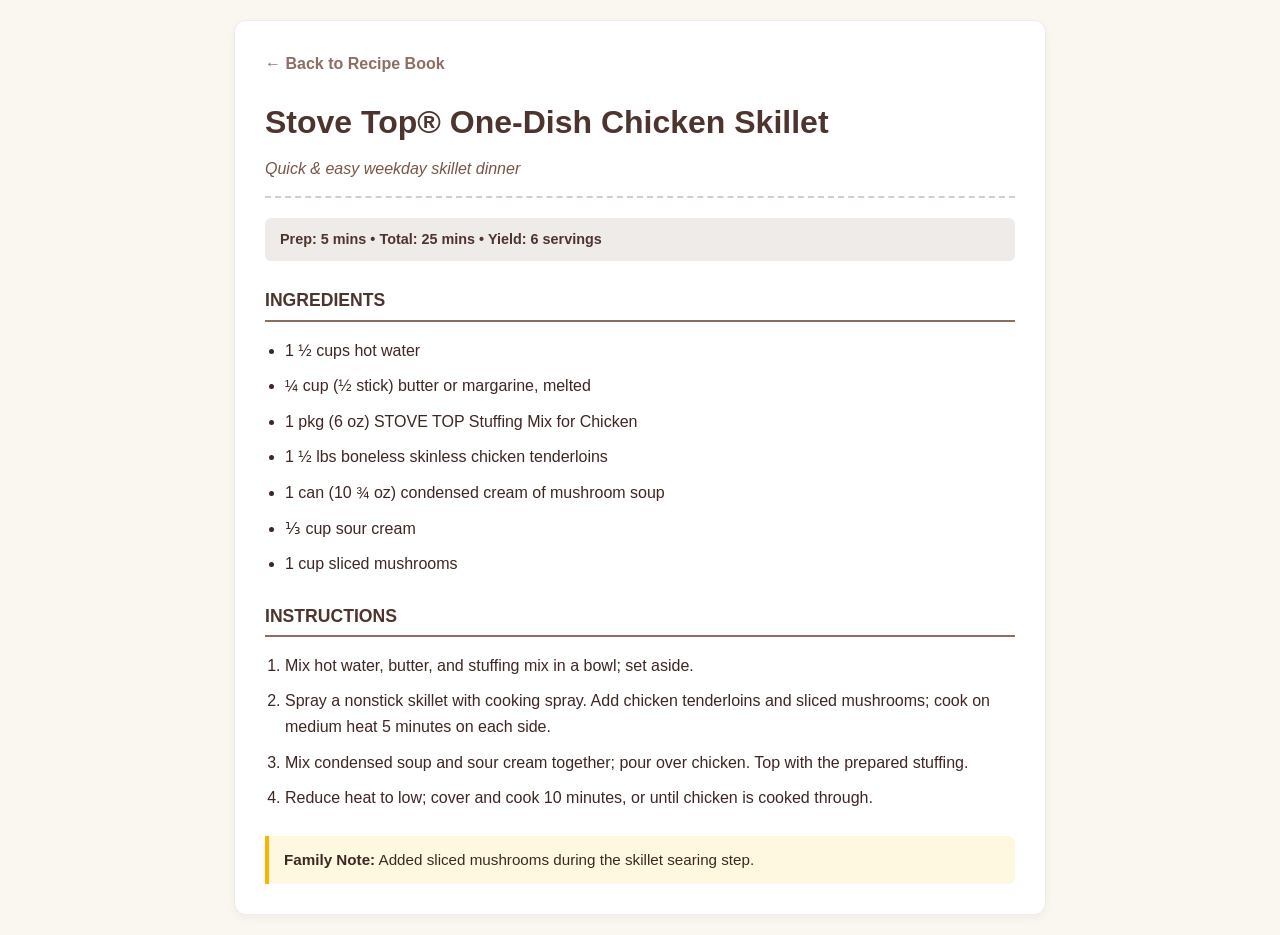
<file: recipes/stove-top-one-dish-chicken-skillet.html>
<!DOCTYPE html>
<html lang="en">
<head>
  <meta charset="UTF-8">
  <meta name="viewport" content="width=device-width, initial-scale=1.0">
  <title>Stove Top One-Dish Chicken Skillet - Recipe Book</title>

  <!-- Schema.org JSON-LD Metadata for AnyList Scraper -->
  <script type="application/ld+json">
  {
    "@context": "https://schema.org/",
    "@type": "Recipe",
    "name": "Stove Top One-Dish Chicken Skillet",
    "description": "Quick 25-minute one-skillet chicken dinner with stuffing, cream of mushroom, sour cream, and mushrooms.",
    "prepTime": "PT5M",
    "cookTime": "PT20M",
    "totalTime": "PT25M",
    "recipeYield": "6 servings",
    "recipeCategory": "Main Course",
    "recipeCuisine": "American",
    "recipeIngredient": [
      "1 1/2 cups hot water",
      "1/4 cup butter, melted",
      "1 pkg (6 oz) STOVE TOP Stuffing Mix for Chicken",
      "1 1/2 lbs boneless skinless chicken tenderloins",
      "1 can (10 3/4 oz) condensed cream of mushroom soup",
      "1/3 cup sour cream",
      "1 cup sliced mushrooms"
    ],
    "recipeInstructions": [
      {
        "@type": "HowToStep",
        "text": "Mix hot water, butter, and stuffing mix; set aside."
      },
      {
        "@type": "HowToStep",
        "text": "Spray nonstick skillet with cooking spray. Add chicken tenderloins and sliced mushrooms; cook on medium heat 5 min on each side."
      },
      {
        "@type": "HowToStep",
        "text": "Mix soup and sour cream; pour over chicken. Top with prepared stuffing."
      },
      {
        "@type": "HowToStep",
        "text": "Reduce heat to low; cover. Cook 10 min. or until chicken is cooked through."
      }
    ]
  }
  </script>

  <style>
    :root {
      --primary-color: #4e342e;
      --accent-color: #8d6e63;
      --bg-color: #faf6f0;
      --card-bg: #ffffff;
      --text-color: #3e2723;
      --border-color: #efebe9;
    }

    body {
      font-family: -apple-system, BlinkMacSystemFont, "Segoe UI", Roboto, sans-serif;
      background-color: var(--bg-color);
      color: var(--text-color);
      margin: 0;
      padding: 20px;
      line-height: 1.6;
    }

    .container {
      max-width: 750px;
      margin: 0 auto;
      background: var(--card-bg);
      border: 1px solid var(--border-color);
      border-radius: 12px;
      padding: 30px;
      box-shadow: 0 4px 10px rgba(0,0,0,0.04);
    }

    .nav-back {
      display: inline-block;
      margin-bottom: 20px;
      color: var(--accent-color);
      text-decoration: none;
      font-weight: bold;
    }

    header {
      border-bottom: 2px dashed #d7ccc8;
      padding-bottom: 15px;
      margin-bottom: 20px;
    }

    h1 { color: var(--primary-color); margin: 0 0 8px 0; }

    .meta-bar {
      background: #efebe9;
      padding: 10px 15px;
      border-radius: 6px;
      font-size: 0.9rem;
      font-weight: bold;
      color: var(--primary-color);
      margin-bottom: 25px;
    }

    h2 {
      color: var(--primary-color);
      border-bottom: 2px solid var(--accent-color);
      padding-bottom: 5px;
      margin-top: 25px;
      text-transform: uppercase;
      font-size: 1.1rem;
    }

    ul, ol { padding-left: 20px; }
    li { margin-bottom: 10px; }

    .note-box {
      margin-top: 25px;
      background-color: #fff8e1;
      border-left: 4px solid #ffb300;
      padding: 12px 15px;
      border-radius: 0 6px 6px 0;
      font-size: 0.95rem;
    }
  </style>
</head>
<body>

  <div class="container">
    <a href="../index.html" class="nav-back">&larr; Back to Recipe Book</a>

    <header>
      <h1>Stove Top® One-Dish Chicken Skillet</h1>
      <p style="margin:0; color:#795548; font-style:italic;">Quick & easy weekday skillet dinner</p>
    </header>

    <div class="meta-bar">
      <span>Prep: 5 mins</span> • <span>Total: 25 mins</span> • <span>Yield: 6 servings</span>
    </div>

    <h2>Ingredients</h2>
    <ul>
      <li>1 ½ cups hot water</li>
      <li>¼ cup (½ stick) butter or margarine, melted</li>
      <li>1 pkg (6 oz) STOVE TOP Stuffing Mix for Chicken</li>
      <li>1 ½ lbs boneless skinless chicken tenderloins</li>
      <li>1 can (10 ¾ oz) condensed cream of mushroom soup</li>
      <li>⅓ cup sour cream</li>
      <li>1 cup sliced mushrooms</li>
    </ul>

    <h2>Instructions</h2>
    <ol>
      <li>Mix hot water, butter, and stuffing mix in a bowl; set aside.</li>
      <li>Spray a nonstick skillet with cooking spray. Add chicken tenderloins and sliced mushrooms; cook on medium heat 5 minutes on each side.</li>
      <li>Mix condensed soup and sour cream together; pour over chicken. Top with the prepared stuffing.</li>
      <li>Reduce heat to low; cover and cook 10 minutes, or until chicken is cooked through.</li>
    </ol>

    <div class="note-box">
      <strong>Family Note:</strong> Added sliced mushrooms during the skillet searing step.
    </div>
  </div>

</body>
</html>
</file>
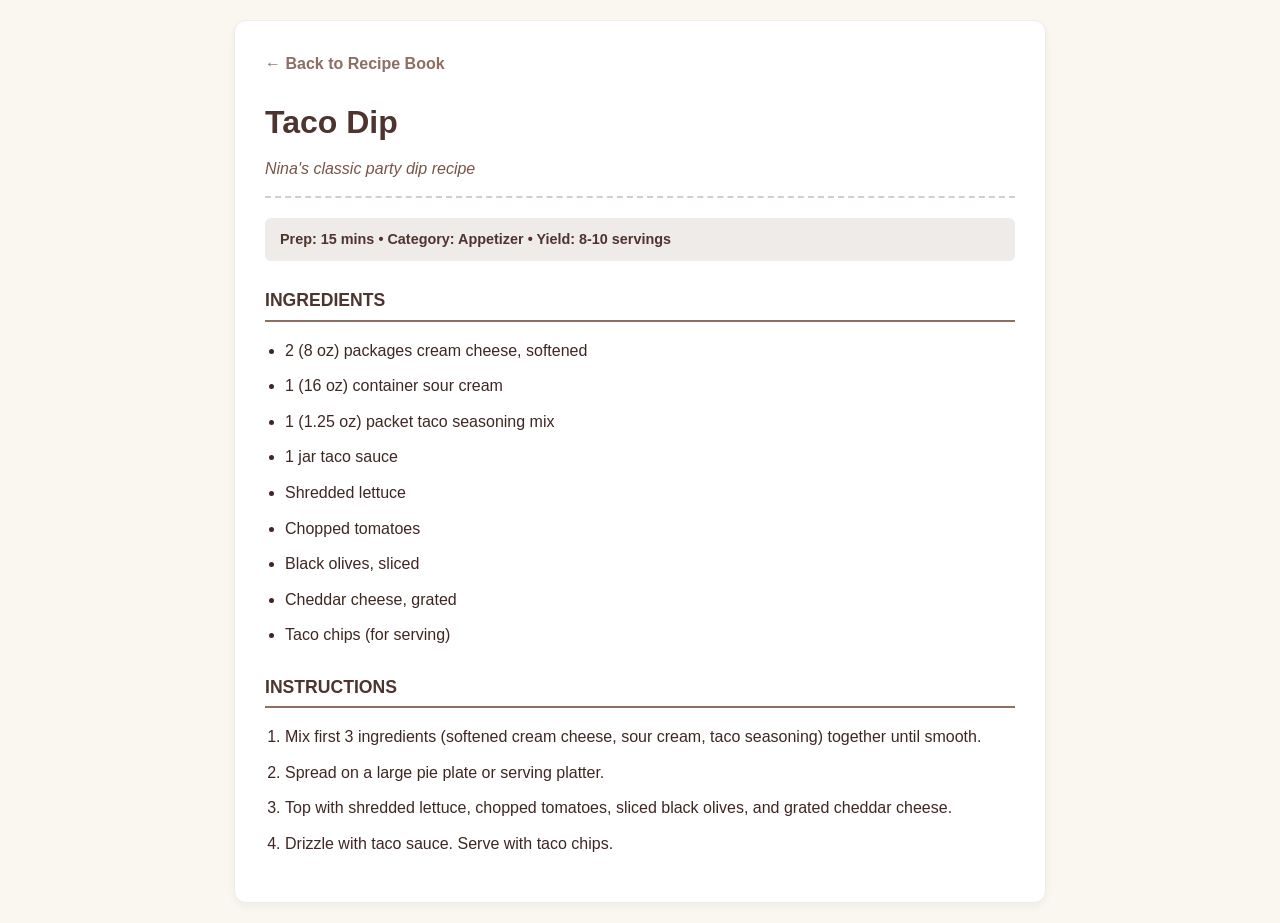
<file: recipes/taco-dip.html>
<!DOCTYPE html>
<html lang="en">
<head>
  <meta charset="UTF-8">
  <meta name="viewport" content="width=device-width, initial-scale=1.0">
  <title>Taco Dip (Nina's Recipe) - Recipe Book</title>

  <!-- Schema.org JSON-LD Metadata for AnyList Scraper -->
  <script type="application/ld+json">
  {
    "@context": "https://schema.org/",
    "@type": "Recipe",
    "name": "Taco Dip (Nina's Recipe)",
    "description": "Classic party taco dip layered with seasoned cream cheese, sour cream, fresh veggies, cheese, and taco sauce.",
    "prepTime": "PT15M",
    "totalTime": "PT15M",
    "recipeYield": "8-10 servings",
    "recipeCategory": "Appetizer",
    "recipeCuisine": "Tex-Mec",
    "recipeIngredient": [
      "2 (8 oz) packages cream cheese, softened",
      "1 (16 oz) container sour cream",
      "1 (1.25 oz) packet taco seasoning mix",
      "1 jar taco sauce",
      "Shredded lettuce",
      "Chopped tomatoes",
      "Black olives, sliced",
      "Cheddar cheese, grated",
      "Taco chips"
    ],
    "recipeInstructions": [
      {
        "@type": "HowToStep",
        "text": "Mix the first 3 ingredients (softened cream cheese, sour cream, taco seasoning) until smooth."
      },
      {
        "@type": "HowToStep",
        "text": "Spread mixture on a large pie plate or platter."
      },
      {
        "@type": "HowToStep",
        "text": "Top with shredded lettuce, chopped tomatoes, sliced black olives, and grated cheddar cheese."
      },
      {
        "@type": "HowToStep",
        "text": "Drizzle with taco sauce. Serve with taco chips."
      }
    ]
  }
  </script>

  <style>
    :root {
      --primary-color: #4e342e;
      --accent-color: #8d6e63;
      --bg-color: #faf6f0;
      --card-bg: #ffffff;
      --text-color: #3e2723;
      --border-color: #efebe9;
    }

    body {
      font-family: -apple-system, BlinkMacSystemFont, "Segoe UI", Roboto, sans-serif;
      background-color: var(--bg-color);
      color: var(--text-color);
      margin: 0;
      padding: 20px;
      line-height: 1.6;
    }

    .container {
      max-width: 750px;
      margin: 0 auto;
      background: var(--card-bg);
      border: 1px solid var(--border-color);
      border-radius: 12px;
      padding: 30px;
      box-shadow: 0 4px 10px rgba(0,0,0,0.04);
    }

    .nav-back {
      display: inline-block;
      margin-bottom: 20px;
      color: var(--accent-color);
      text-decoration: none;
      font-weight: bold;
    }

    header {
      border-bottom: 2px dashed #d7ccc8;
      padding-bottom: 15px;
      margin-bottom: 20px;
    }

    h1 { color: var(--primary-color); margin: 0 0 8px 0; }

    .meta-bar {
      background: #efebe9;
      padding: 10px 15px;
      border-radius: 6px;
      font-size: 0.9rem;
      font-weight: bold;
      color: var(--primary-color);
      margin-bottom: 25px;
    }

    h2 {
      color: var(--primary-color);
      border-bottom: 2px solid var(--accent-color);
      padding-bottom: 5px;
      margin-top: 25px;
      text-transform: uppercase;
      font-size: 1.1rem;
    }

    ul, ol { padding-left: 20px; }
    li { margin-bottom: 10px; }
  </style>
</head>
<body>

  <div class="container">
    <a href="../index.html" class="nav-back">&larr; Back to Recipe Book</a>

    <header>
      <h1>Taco Dip</h1>
      <p style="margin:0; color:#795548; font-style:italic;">Nina's classic party dip recipe</p>
    </header>

    <div class="meta-bar">
      <span>Prep: 15 mins</span> • <span>Category: Appetizer</span> • <span>Yield: 8-10 servings</span>
    </div>

    <h2>Ingredients</h2>
    <ul>
      <li>2 (8 oz) packages cream cheese, softened</li>
      <li>1 (16 oz) container sour cream</li>
      <li>1 (1.25 oz) packet taco seasoning mix</li>
      <li>1 jar taco sauce</li>
      <li>Shredded lettuce</li>
      <li>Chopped tomatoes</li>
      <li>Black olives, sliced</li>
      <li>Cheddar cheese, grated</li>
      <li>Taco chips (for serving)</li>
    </ul>

    <h2>Instructions</h2>
    <ol>
      <li>Mix first 3 ingredients (softened cream cheese, sour cream, taco seasoning) together until smooth.</li>
      <li>Spread on a large pie plate or serving platter.</li>
      <li>Top with shredded lettuce, chopped tomatoes, sliced black olives, and grated cheddar cheese.</li>
      <li>Drizzle with taco sauce. Serve with taco chips.</li>
    </ol>
  </div>

</body>
</html>
</file>
<file: style.css>
@import url('https://fonts.googleapis.com/css2?family=Playfair+Display:wght@600;700&family=Plus+Jakarta+Sans:wght@400;500;600;700&display=swap');

:root {
  --bg-color: #FAF7F2;          /* Warm cream backdrop */
  --card-bg: #FFFFFF;           /* Crisp recipe card background */
  --text-main: #1B2A3A;         /* Dark navy for readable, high-contrast text */
  --text-muted: #626C77;       /* Muted slate for secondary details */
  --primary-color: #8B261D;     /* Warm cast-iron crimson */
  --accent-color: #C85A32;      /* Terracotta accent */
  --badge-bg: #F3EBE1;          /* Soft linen pill badges */
  --badge-text: #603813;        /* Deep brown badge text */
  --border-color: #E6DDD4;      /* Soft warm border */
  --shadow-soft: 0 8px 24px rgba(139, 38, 29, 0.06);
  --shadow-hover: 0 14px 28px rgba(139, 38, 29, 0.12);
}

body {
  background-color: var(--bg-color);
  color: var(--text-main);
  font-family: 'Plus Jakarta Sans', system-ui, -apple-system, sans-serif;
  margin: 0;
  padding: 32px 16px;
  line-height: 1.6;
}

.container {
  max-width: 1100px;
  margin: 0 auto;
}

/* Header Styling */
header {
  display: flex;
  justify-content: space-between;
  align-items: center;
  border-bottom: 2px dashed var(--border-color);
  padding-bottom: 20px;
  margin-bottom: 32px;
}

.header-titles h1 {
  font-family: 'Playfair Display', Georgia, serif;
  font-size: 2.4rem;
  font-weight: 700;
  color: var(--primary-color);
  margin: 0 0 6px 0;
  letter-spacing: -0.01em;
}

.header-titles .subtitle {
  font-style: italic;
  color: var(--text-muted);
  font-size: 1.05rem;
  margin: 0;
}

/* Filter/Search Toggle Button */
.filter-toggle-btn {
  background: #ffffff;
  border: 1px solid var(--border-color);
  border-radius: 8px;
  padding: 8px 14px;
  cursor: pointer;
  font-size: 0.95rem;
  font-weight: 600;
  display: flex;
  align-items: center;
  gap: 6px;
  color: var(--text-main);
  transition: all 0.2s ease;
  box-shadow: var(--shadow-soft);
}

.filter-toggle-btn:hover {
  border-color: var(--primary-color);
  color: var(--primary-color);
}

/* Collapsible Search & Import Panel */
.search-panel {
  display: none;
  background: #ffffff;
  border: 1px solid var(--border-color);
  border-radius: 12px;
  padding: 16px;
  margin-bottom: 24px;
  box-shadow: var(--shadow-soft);
}

.search-panel.open {
  display: block;
}

.search-box {
  width: 100%;
  padding: 10px 14px;
  font-size: 15px;
  border: 1px solid var(--border-color);
  border-radius: 8px;
  margin-bottom: 12px;
  box-sizing: border-box;
  font-family: inherit;
}

.search-box:focus {
  outline: none;
  border-color: var(--primary-color);
}

/* Import Box Styling */
.import-container {
  display: flex;
  gap: 8px;
  margin-bottom: 16px;
  padding-bottom: 16px;
  border-bottom: 1px dashed var(--border-color);
}

.import-input {
  flex: 1;
  padding: 8px 12px;
  font-size: 0.85rem;
  border: 1px solid var(--border-color);
  border-radius: 6px;
  font-family: inherit;
}

.import-btn {
  background-color: var(--primary-color);
  color: #ffffff;
  border: none;
  padding: 8px 14px;
  border-radius: 6px;
  font-size: 0.85rem;
  font-weight: 600;
  cursor: pointer;
}

.import-btn:hover {
  background-color: var(--accent-color);
}

.filter-container {
  display: flex;
  flex-wrap: wrap;
  gap: 8px;
}

.filter-btn {
  background-color: #ffffff;
  border: 1px solid var(--border-color);
  color: var(--text-main);
  padding: 6px 12px;
  border-radius: 16px;
  font-size: 0.85rem;
  font-weight: 500;
  cursor: pointer;
}

.filter-btn.active {
  background-color: var(--primary-color);
  border-color: var(--primary-color);
  color: #ffffff;
}

/* 3-Column Card Grid */
.recipe-grid {
  display: grid;
  grid-template-columns: repeat(3, 1fr);
  gap: 24px;
}

@media (max-width: 900px) {
  .recipe-grid { grid-template-columns: repeat(2, 1fr); }
}

@media (max-width: 600px) {
  .recipe-grid { grid-template-columns: 1fr; }
}

/* Restructured Recipe Cards */
.recipe-card {
  background: var(--card-bg);
  border: 1px solid var(--border-color);
  border-radius: 16px;
  padding: 24px;
  cursor: pointer;
  transition: all 0.25s cubic-bezier(0.16, 1, 0.3, 1);
  box-shadow: var(--shadow-soft);
  display: flex;
  flex-direction: column;
  justify-content: space-between;
  min-height: 160px;
}

.recipe-card:hover {
  transform: translateY(-4px);
  box-shadow: var(--shadow-hover);
  border-color: var(--accent-color);
}

.card-top {
  display: flex;
  justify-content: space-between;
  align-items: flex-start;
  gap: 12px;
  margin-bottom: 12px;
}

.recipe-title {
  font-family: 'Playfair Display', Georgia, serif;
  font-size: 1.3rem;
  line-height: 1.35;
  font-weight: 700;
  color: var(--text-main);
  margin: 0;
  transition: color 0.2s ease;
}

.recipe-card:hover .recipe-title {
  color: var(--primary-color);
}

.recipe-meta {
  font-size: 0.88rem;
  color: var(--text-muted);
  margin-bottom: 16px;
  display: flex;
  align-items: center;
  gap: 6px;
}

.card-footer {
  display: flex;
  align-items: center;
  justify-content: space-between;
  margin-top: auto;
  padding-top: 12px;
  border-top: 1px dashed var(--border-color);
}

.tag-badge {
  background-color: var(--badge-bg);
  color: var(--badge-text);
  font-size: 0.78rem;
  font-weight: 600;
  padding: 4px 10px;
  border-radius: 20px;
  text-transform: capitalize;
}

.fav-btn {
  background: none;
  border: none;
  font-size: 1.5rem;
  cursor: pointer;
  color: #CBD5E1;
  transition: transform 0.2s ease, color 0.2s ease;
  padding: 0;
  line-height: 1;
}

.fav-btn:hover, .fav-btn.active {
  color: #EAB308;
  transform: scale(1.15);
}

/* Full View Recipe Modal */
.modal-overlay {
  display: none;
  position: fixed;
  top: 0; left: 0; right: 0; bottom: 0;
  background: rgba(27, 42, 58, 0.5);
  z-index: 1000;
  justify-content: center;
  align-items: center;
  padding: 20px;
}

.modal-overlay.open {
  display: flex;
}

.modal-content {
  background: #ffffff;
  border-radius: 16px;
  max-width: 800px;
  width: 90%;
  max-height: 88vh;
  overflow-y: auto;
  padding: 32px;
  position: relative;
  box-shadow: 0 12px 32px rgba(0, 0, 0, 0.18);
}

.modal-nav-bar {
  display: flex;
  justify-content: space-between;
  align-items: center;
  margin-bottom: 16px;
  padding-bottom: 12px;
  border-bottom: 1px solid var(--border-color);
}

.back-btn {
  background: none;
  border: none;
  color: var(--primary-color);
  font-weight: 600;
  font-size: 0.95rem;
  cursor: pointer;
  padding: 0;
  display: flex;
  align-items: center;
  gap: 6px;
}

.back-btn:hover {
  text-decoration: underline;
}

.standalone-link {
  font-size: 0.85rem;
  color: var(--text-muted);
  text-decoration: none;
}

.standalone-link:hover {
  color: var(--primary-color);
}

/* Vertical Stacking for Recipe Page Header inside Modal */
.recipe-header {
  display: flex;
  flex-direction: column;
  gap: 10px;
  border-bottom: 2px dashed var(--border-color);
  padding-bottom: 20px;
  margin-bottom: 24px;
}

.recipe-header h1 {
  font-family: 'Playfair Display', Georgia, serif;
  font-size: 2.1rem;
  line-height: 1.25;
  color: var(--text-main);
  margin: 0;
}

.recipe-header .subtitle {
  font-style: italic;
  color: var(--text-muted);
  font-size: 1rem;
  margin: 0;
  line-height: 1.4;
}

/* Horizontal Pills Bar Below Subtitle */
.recipe-meta-bar {
  display: flex;
  flex-wrap: wrap;
  align-items: center;
  gap: 16px;
  background-color: var(--bg-color);
  border: 1px solid var(--border-color);
  padding: 10px 16px;
  border-radius: 8px;
  color: var(--text-main);
  font-weight: 500;
  font-size: 0.92rem;
  margin-top: 6px;
}

.recipe-meta-bar span {
  display: flex;
  align-items: center;
  gap: 4px;
}

.checklist {
  list-style: none;
  padding-left: 0;
}

.checklist li {
  padding: 10px 0;
  border-bottom: 1px dashed var(--border-color);
  display: flex;
  align-items: center;
  gap: 10px;
  cursor: pointer;
}

.checklist input[type="checkbox"] {
  width: 18px;
  height: 18px;
  accent-color: var(--primary-color);
  cursor: pointer;
}

.instructions-list {
  padding-left: 20px;
}

.instructions-list li {
  margin-bottom: 16px;
  padding-left: 4px;
}

.instructions-list li::marker {
  color: var(--primary-color);
  font-weight: bold;
}

.action-bar {
  display: flex;
  gap: 12px;
  margin-top: 24px;
  padding-top: 16px;
  border-top: 1px solid var(--border-color);
}

.action-btn {
  flex: 1;
  padding: 10px 16px;
  border-radius: 8px;
  border: 1px solid var(--primary-color);
  background: #ffffff;
  color: var(--primary-color);
  font-weight: 600;
  font-size: 0.9rem;
  cursor: pointer;
  display: flex;
  align-items: center;
  justify-content: center;
  gap: 6px;
}

.action-btn.primary {
  background: var(--primary-color);
  color: #ffffff;
}
</file>
